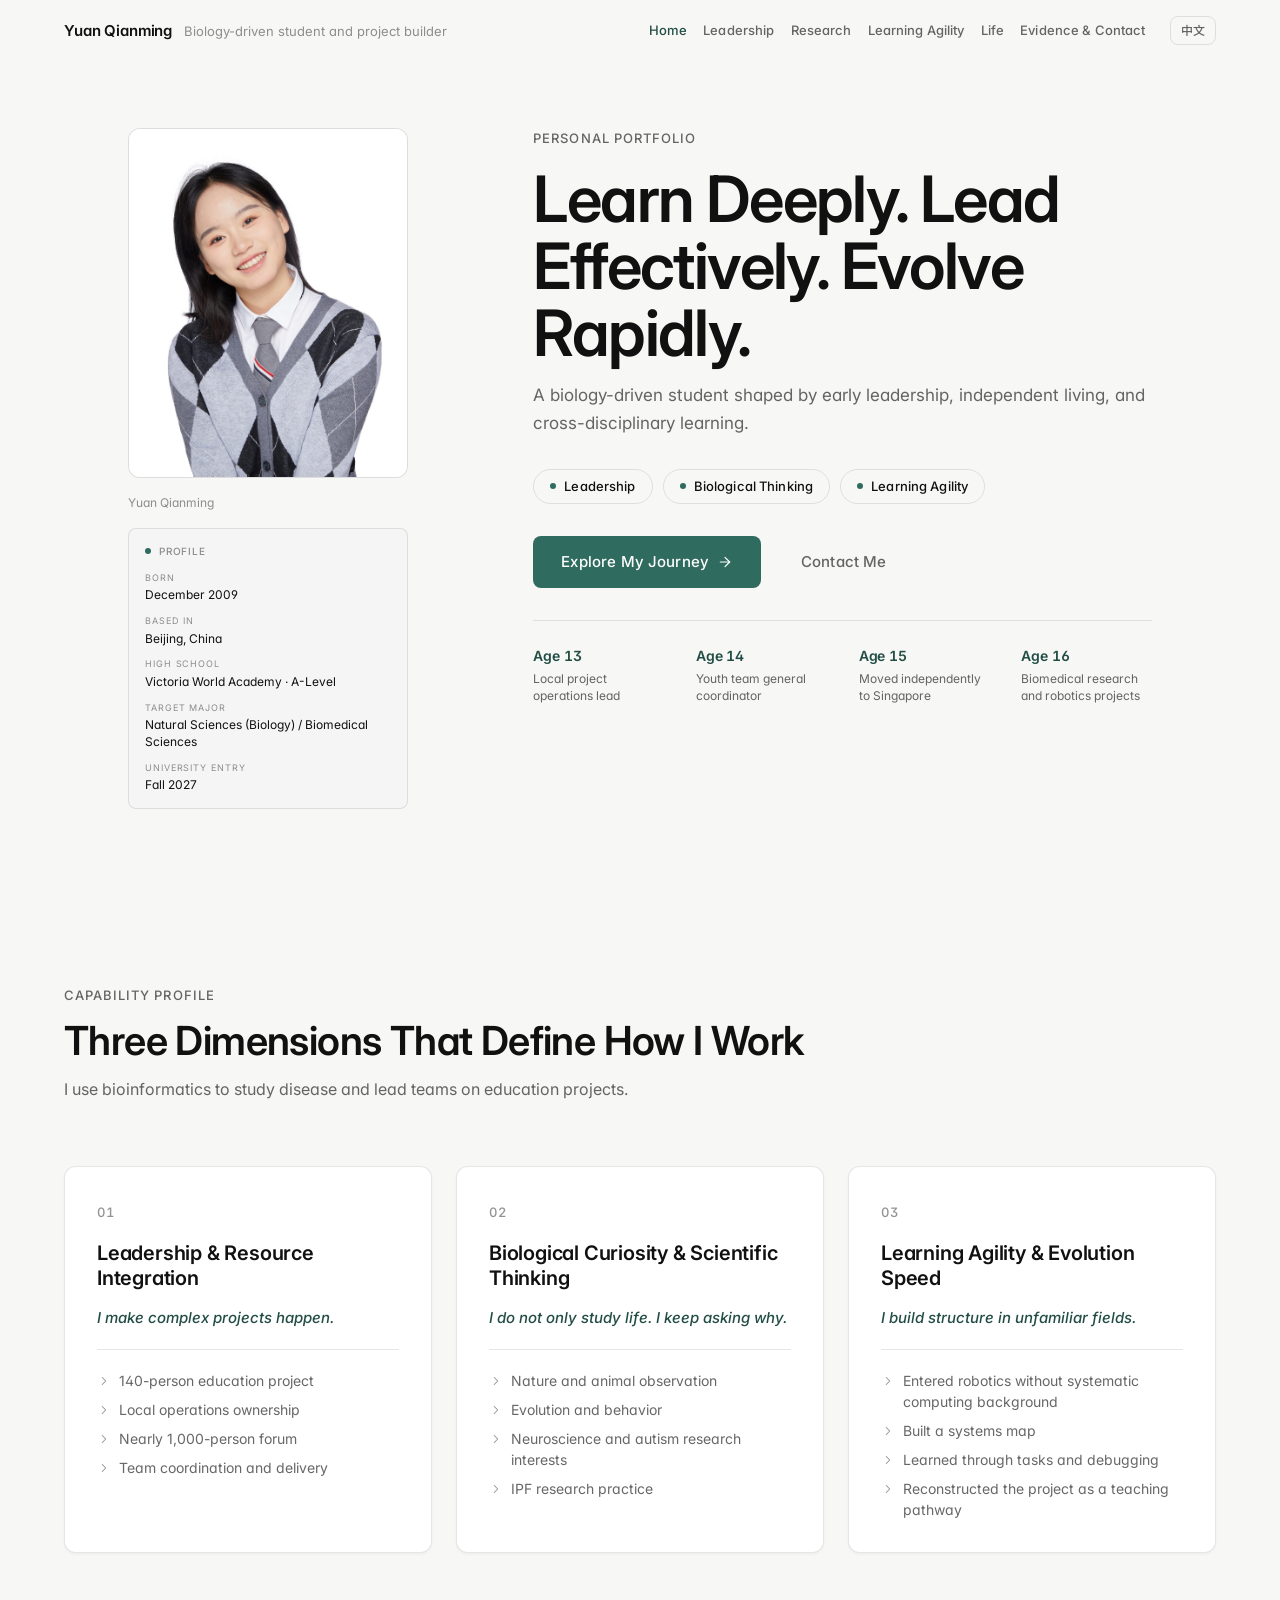
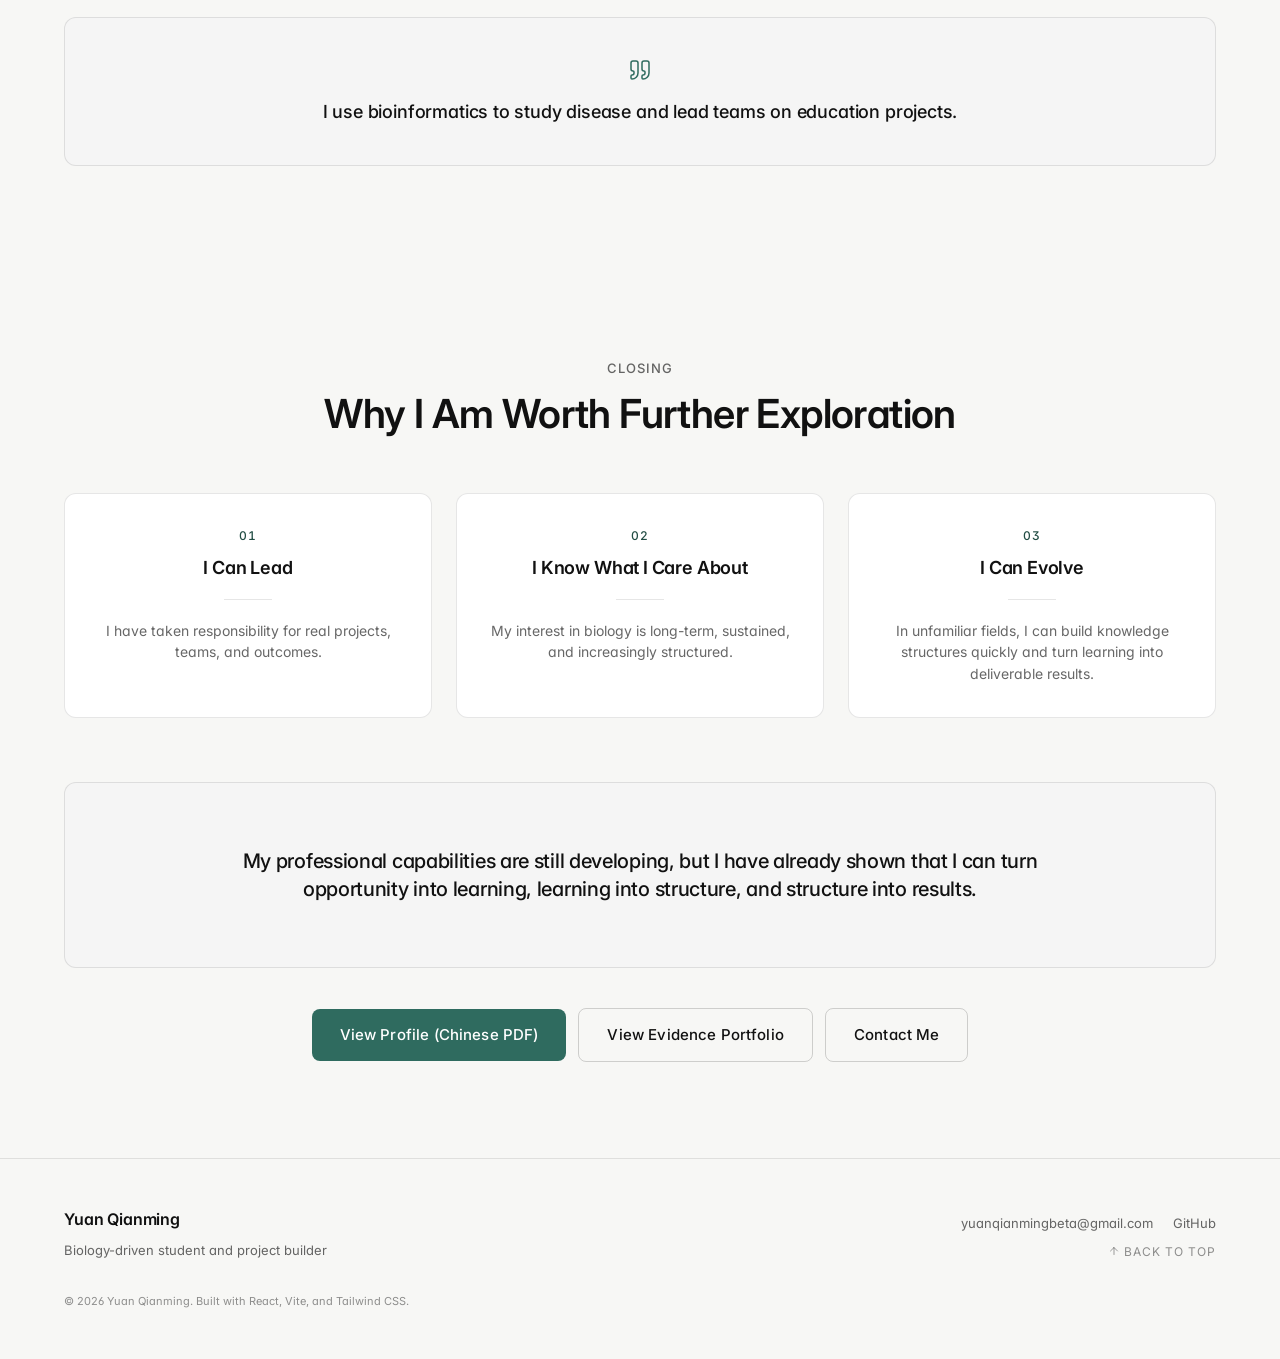
<file: index.html>
<!doctype html>
<html lang="en">
  <head>
    <meta charset="UTF-8" />
    <meta name="viewport" content="width=device-width, initial-scale=1" />
    <meta name="canvas:width" content="1440" />
    <meta name="canvas:height" content="900" />
    <meta name="canvas:aspect-ratio" content="1440:900" />
    <title>Yuan Qianming | Leadership, Biology and Learning Agility</title>
    <meta
      name="description"
      content="A personal portfolio presenting early project leadership, sustained biological curiosity, cross-disciplinary learning, and research potential."
    />
    <meta name="author" content="Yuan Qianming (袁千茗)" />
    <link rel="preconnect" href="https://fonts.googleapis.com" />
    <link rel="preconnect" href="https://fonts.gstatic.com" crossorigin />
    <link
      href="https://fonts.googleapis.com/css2?family=Inter:wght@400;500;600;700&family=Noto+Sans+SC:wght@400;500;600;700&display=swap"
      rel="stylesheet"
    />
    <script type="module" crossorigin src="/assets/index-profile-3411db8788.js"></script>
    <link rel="stylesheet" crossorigin href="/assets/index-4q1W9via.css">
    <link rel="stylesheet" href="/assets/chinese-layout-017e6dc9a4.css">
  </head>
  <body>
    <!-- React mounts inside this <main> landmark; all primary content
         (Hero, sections, footer) is rendered here at runtime. -->
    <main id="root" data-component="AppRoot" data-od-id="app-root"></main>
  </body>
</html>
</file>
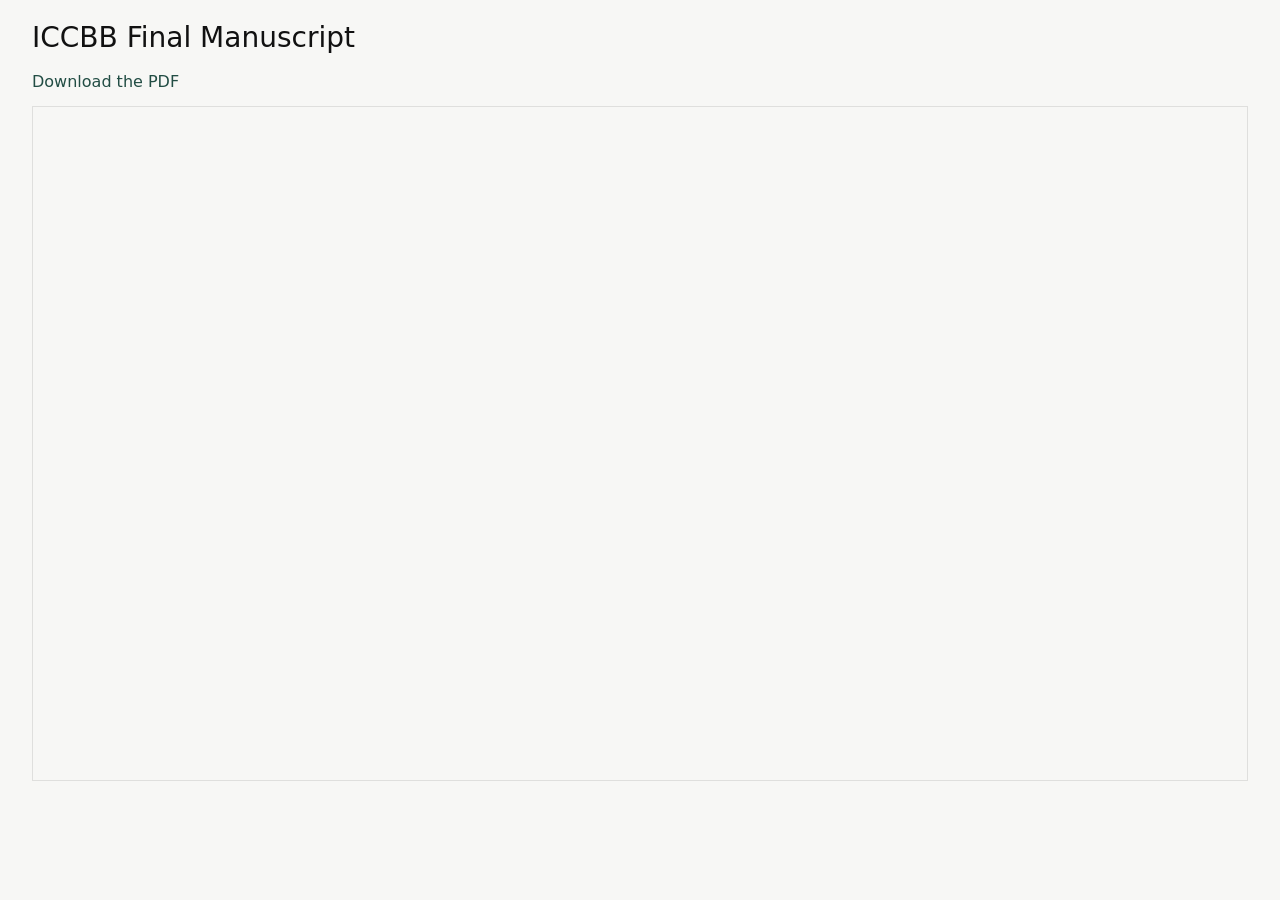
<file: documents/ipf-manuscript-iccbb-final.html>
<!doctype html>
<html lang="en">
<head>
  <meta charset="utf-8">
  <meta name="viewport" content="width=device-width, initial-scale=1">
  <title>ICCBB Paper | Yuan Qianming</title>
  <link rel="stylesheet" href="/assets/index-4q1W9via.css">
  <style>
    body { padding: 1rem; }
    main { max-width: 76rem; margin: auto; }
    h1 { margin: 0 0 .5rem; font-size: clamp(1.25rem, 3vw, 1.75rem); }
    #download { display: inline-block; margin-bottom: .75rem; color: var(--color-accent-ink); }
    #download[hidden], #preview[hidden] { display: none; }
    #preview { display: block; width: 100%; min-height: 75vh; border: 1px solid var(--color-border); }
  </style>
</head>
<body>
  <main>
    <h1 id="heading">ICCBB Final Manuscript</h1>
    <p id="status" role="status">Loading the final manuscript…</p>
    <a id="download" download="IPF-Membrane-Anchor-ICCBB-Final.pdf" hidden>Download the PDF</a>
    <iframe id="preview" title="ICCBB Final Manuscript" hidden></iframe>
  </main>
  <script type="module">
    const chinese = localStorage.getItem("lang") === "cn";
    const heading = document.querySelector("#heading");
    const status = document.querySelector("#status");
    const download = document.querySelector("#download");
    const preview = document.querySelector("#preview");
    if (chinese) {
      document.documentElement.lang = "zh-CN";
      document.title = "ICCBB 论文终稿 | 袁千茗";
      heading.textContent = "ICCBB 论文终稿";
      status.textContent = "正在加载论文终稿…";
      download.textContent = "下载 PDF";
      preview.title = "ICCBB 论文终稿";
    }
    try {
      const chunks = await Promise.all(Array.from({ length: 6 }, async (_, index) => {
        const response = await fetch(`./ipf-iccbb-final/part-${index}.txt`);
        if (!response.ok) throw new Error(`PDF part ${index}: ${response.status}`);
        return Uint8Array.from(atob(await response.text()), character => character.charCodeAt(0));
      }));
      const pdf = new Blob(chunks, { type: "application/pdf" });
      if (pdf.size !== 7452562) throw new Error("Unexpected PDF size");
      const url = URL.createObjectURL(pdf);
      download.href = url;
      preview.src = url;
      download.hidden = false;
      preview.hidden = false;
      status.textContent = "";
    } catch {
      status.textContent = chinese ? "论文加载失败，请刷新页面重试。" : "The manuscript could not load. Please refresh the page to retry.";
    }
  </script>
</body>
</html>
</file>
<file: assets/index-4q1W9via.css>
*,:before,:after{--tw-border-spacing-x: 0;--tw-border-spacing-y: 0;--tw-translate-x: 0;--tw-translate-y: 0;--tw-rotate: 0;--tw-skew-x: 0;--tw-skew-y: 0;--tw-scale-x: 1;--tw-scale-y: 1;--tw-pan-x: ;--tw-pan-y: ;--tw-pinch-zoom: ;--tw-scroll-snap-strictness: proximity;--tw-gradient-from-position: ;--tw-gradient-via-position: ;--tw-gradient-to-position: ;--tw-ordinal: ;--tw-slashed-zero: ;--tw-numeric-figure: ;--tw-numeric-spacing: ;--tw-numeric-fraction: ;--tw-ring-inset: ;--tw-ring-offset-width: 0px;--tw-ring-offset-color: #fff;--tw-ring-color: rgb(59 130 246 / .5);--tw-ring-offset-shadow: 0 0 #0000;--tw-ring-shadow: 0 0 #0000;--tw-shadow: 0 0 #0000;--tw-shadow-colored: 0 0 #0000;--tw-blur: ;--tw-brightness: ;--tw-contrast: ;--tw-grayscale: ;--tw-hue-rotate: ;--tw-invert: ;--tw-saturate: ;--tw-sepia: ;--tw-drop-shadow: ;--tw-backdrop-blur: ;--tw-backdrop-brightness: ;--tw-backdrop-contrast: ;--tw-backdrop-grayscale: ;--tw-backdrop-hue-rotate: ;--tw-backdrop-invert: ;--tw-backdrop-opacity: ;--tw-backdrop-saturate: ;--tw-backdrop-sepia: ;--tw-contain-size: ;--tw-contain-layout: ;--tw-contain-paint: ;--tw-contain-style: }::backdrop{--tw-border-spacing-x: 0;--tw-border-spacing-y: 0;--tw-translate-x: 0;--tw-translate-y: 0;--tw-rotate: 0;--tw-skew-x: 0;--tw-skew-y: 0;--tw-scale-x: 1;--tw-scale-y: 1;--tw-pan-x: ;--tw-pan-y: ;--tw-pinch-zoom: ;--tw-scroll-snap-strictness: proximity;--tw-gradient-from-position: ;--tw-gradient-via-position: ;--tw-gradient-to-position: ;--tw-ordinal: ;--tw-slashed-zero: ;--tw-numeric-figure: ;--tw-numeric-spacing: ;--tw-numeric-fraction: ;--tw-ring-inset: ;--tw-ring-offset-width: 0px;--tw-ring-offset-color: #fff;--tw-ring-color: rgb(59 130 246 / .5);--tw-ring-offset-shadow: 0 0 #0000;--tw-ring-shadow: 0 0 #0000;--tw-shadow: 0 0 #0000;--tw-shadow-colored: 0 0 #0000;--tw-blur: ;--tw-brightness: ;--tw-contrast: ;--tw-grayscale: ;--tw-hue-rotate: ;--tw-invert: ;--tw-saturate: ;--tw-sepia: ;--tw-drop-shadow: ;--tw-backdrop-blur: ;--tw-backdrop-brightness: ;--tw-backdrop-contrast: ;--tw-backdrop-grayscale: ;--tw-backdrop-hue-rotate: ;--tw-backdrop-invert: ;--tw-backdrop-opacity: ;--tw-backdrop-saturate: ;--tw-backdrop-sepia: ;--tw-contain-size: ;--tw-contain-layout: ;--tw-contain-paint: ;--tw-contain-style: }*,:before,:after{box-sizing:border-box;border-width:0;border-style:solid;border-color:#e5e7eb}:before,:after{--tw-content: ""}html,:host{line-height:1.5;-webkit-text-size-adjust:100%;-moz-tab-size:4;-o-tab-size:4;tab-size:4;font-family:Inter,Noto Sans SC,-apple-system,BlinkMacSystemFont,Segoe UI,system-ui,sans-serif;font-feature-settings:normal;font-variation-settings:normal;-webkit-tap-highlight-color:transparent}body{margin:0;line-height:inherit}hr{height:0;color:inherit;border-top-width:1px}abbr:where([title]){-webkit-text-decoration:underline dotted;text-decoration:underline dotted}h1,h2,h3,h4,h5,h6{font-size:inherit;font-weight:inherit}a{color:inherit;text-decoration:inherit}b,strong{font-weight:bolder}code,kbd,samp,pre{font-family:ui-monospace,SFMono-Regular,Menlo,Monaco,Consolas,Liberation Mono,Courier New,monospace;font-feature-settings:normal;font-variation-settings:normal;font-size:1em}small{font-size:80%}sub,sup{font-size:75%;line-height:0;position:relative;vertical-align:baseline}sub{bottom:-.25em}sup{top:-.5em}table{text-indent:0;border-color:inherit;border-collapse:collapse}button,input,optgroup,select,textarea{font-family:inherit;font-feature-settings:inherit;font-variation-settings:inherit;font-size:100%;font-weight:inherit;line-height:inherit;letter-spacing:inherit;color:inherit;margin:0;padding:0}button,select{text-transform:none}button,input:where([type=button]),input:where([type=reset]),input:where([type=submit]){-webkit-appearance:button;background-color:transparent;background-image:none}:-moz-focusring{outline:auto}:-moz-ui-invalid{box-shadow:none}progress{vertical-align:baseline}::-webkit-inner-spin-button,::-webkit-outer-spin-button{height:auto}[type=search]{-webkit-appearance:textfield;outline-offset:-2px}::-webkit-search-decoration{-webkit-appearance:none}::-webkit-file-upload-button{-webkit-appearance:button;font:inherit}summary{display:list-item}blockquote,dl,dd,h1,h2,h3,h4,h5,h6,hr,figure,p,pre{margin:0}fieldset{margin:0;padding:0}legend{padding:0}ol,ul,menu{list-style:none;margin:0;padding:0}dialog{padding:0}textarea{resize:vertical}input::-moz-placeholder,textarea::-moz-placeholder{opacity:1;color:#9ca3af}input::placeholder,textarea::placeholder{opacity:1;color:#9ca3af}button,[role=button]{cursor:pointer}:disabled{cursor:default}img,svg,video,canvas,audio,iframe,embed,object{display:block;vertical-align:middle}img,video{max-width:100%;height:auto}[hidden]:where(:not([hidden=until-found])){display:none}.eyebrow{font-size:13px;font-weight:500;text-transform:uppercase;color:var(--color-fg-secondary);letter-spacing:.08em}.section-title{font-weight:600;font-size:clamp(28px,3.2vw,40px);line-height:1.15;letter-spacing:-.015em;color:var(--color-fg)}.display-xl{font-weight:600;font-size:clamp(40px,6vw,64px);line-height:1.05;letter-spacing:-.025em;color:var(--color-fg)}.prose-body{max-width:65ch;font-size:16px;line-height:1.65;color:var(--color-fg-secondary)}.hairline{border:0;border-top:1px solid var(--color-border);margin:0}.section-chapter{padding-top:var(--space-section);padding-bottom:var(--space-section)}.text-accent{color:var(--color-accent-ink)}.visible{visibility:visible}.static{position:static}.fixed{position:fixed}.absolute{position:absolute}.relative{position:relative}.sticky{position:sticky}.inset-0{top:0;right:0;bottom:0;left:0}.bottom-6{bottom:1.5rem}.left-0{left:0}.left-1\/2{left:50%}.right-0{right:0}.top-0{top:0}.z-50{z-index:50}.row-span-2{grid-row:span 2 / span 2}.mx-auto{margin-left:auto;margin-right:auto}.my-0{margin-top:0;margin-bottom:0}.my-2{margin-top:.5rem;margin-bottom:.5rem}.my-3{margin-top:.75rem;margin-bottom:.75rem}.my-5{margin-top:1.25rem;margin-bottom:1.25rem}.mb-3{margin-bottom:.75rem}.mb-4{margin-bottom:1rem}.mb-6{margin-bottom:1.5rem}.mr-1{margin-right:.25rem}.mr-2{margin-right:.5rem}.mt-0\.5{margin-top:.125rem}.mt-1{margin-top:.25rem}.mt-1\.5{margin-top:.375rem}.mt-10{margin-top:2.5rem}.mt-14{margin-top:3.5rem}.mt-2{margin-top:.5rem}.mt-2\.5{margin-top:.625rem}.mt-3{margin-top:.75rem}.mt-4{margin-top:1rem}.mt-5{margin-top:1.25rem}.mt-6{margin-top:1.5rem}.mt-8{margin-top:2rem}.block{display:block}.inline{display:inline}.flex{display:flex}.inline-flex{display:inline-flex}.table{display:table}.grid{display:grid}.hidden{display:none}.aspect-\[4\/3\]{aspect-ratio:4/3}.aspect-\[4\/5\]{aspect-ratio:4/5}.aspect-square{aspect-ratio:1 / 1}.h-1{height:.25rem}.h-1\.5{height:.375rem}.h-10{height:2.5rem}.h-9{height:2.25rem}.h-auto{height:auto}.h-full{height:100%}.min-h-\[110px\]{min-height:110px}.min-h-\[70vh\]{min-height:70vh}.min-h-screen{min-height:100vh}.w-1{width:.25rem}.w-1\.5{width:.375rem}.w-10{width:2.5rem}.w-12{width:3rem}.w-9{width:2.25rem}.w-full{width:100%}.min-w-0{min-width:0px}.max-w-\[280px\]{max-width:280px}.max-w-content{max-width:1280px}.max-w-prose{max-width:65ch}.flex-1{flex:1 1 0%}.flex-none{flex:none}.shrink-0{flex-shrink:0}.-translate-x-1\/2{--tw-translate-x: -50%;transform:translate(var(--tw-translate-x),var(--tw-translate-y)) rotate(var(--tw-rotate)) skew(var(--tw-skew-x)) skewY(var(--tw-skew-y)) scaleX(var(--tw-scale-x)) scaleY(var(--tw-scale-y))}.rotate-\[-90deg\]{--tw-rotate: -90deg;transform:translate(var(--tw-translate-x),var(--tw-translate-y)) rotate(var(--tw-rotate)) skew(var(--tw-skew-x)) skewY(var(--tw-skew-y)) scaleX(var(--tw-scale-x)) scaleY(var(--tw-scale-y))}.transform{transform:translate(var(--tw-translate-x),var(--tw-translate-y)) rotate(var(--tw-rotate)) skew(var(--tw-skew-x)) skewY(var(--tw-skew-y)) scaleX(var(--tw-scale-x)) scaleY(var(--tw-scale-y))}.cursor-pointer{cursor:pointer}.grid-cols-1{grid-template-columns:repeat(1,minmax(0,1fr))}.grid-cols-2{grid-template-columns:repeat(2,minmax(0,1fr))}.grid-cols-3{grid-template-columns:repeat(3,minmax(0,1fr))}.flex-row{flex-direction:row}.flex-col{flex-direction:column}.flex-wrap{flex-wrap:wrap}.items-start{align-items:flex-start}.items-center{align-items:center}.items-baseline{align-items:baseline}.justify-center{justify-content:center}.justify-between{justify-content:space-between}.gap-0\.5{gap:.125rem}.gap-1{gap:.25rem}.gap-1\.5{gap:.375rem}.gap-10{gap:2.5rem}.gap-2{gap:.5rem}.gap-2\.5{gap:.625rem}.gap-3{gap:.75rem}.gap-4{gap:1rem}.gap-5{gap:1.25rem}.gap-6{gap:1.5rem}.gap-8{gap:2rem}.gap-x-4{-moz-column-gap:1rem;column-gap:1rem}.gap-x-5{-moz-column-gap:1.25rem;column-gap:1.25rem}.gap-x-6{-moz-column-gap:1.5rem;column-gap:1.5rem}.gap-x-8{-moz-column-gap:2rem;column-gap:2rem}.gap-y-1\.5{row-gap:.375rem}.gap-y-2{row-gap:.5rem}.gap-y-5{row-gap:1.25rem}.overflow-hidden{overflow:hidden}.overflow-x-auto{overflow-x:auto}.break-words{overflow-wrap:break-word}.rounded{border-radius:6px}.rounded-full{border-radius:9999px}.rounded-lg{border-radius:12px}.rounded-md{border-radius:8px}.border{border-width:1px}.border-0{border-width:0px}.border-b{border-bottom-width:1px}.border-l-2{border-left-width:2px}.border-t{border-top-width:1px}.border-accent{border-color:var(--color-accent)}.border-hairline{border-color:var(--color-border)}.border-hairline-strong{border-color:var(--color-border-strong)}.border-transparent{border-color:transparent}.bg-accent{background-color:var(--color-accent)}.bg-accent-soft{background-color:var(--color-accent-soft)}.bg-canvas{background-color:var(--color-bg)}.bg-ink-tertiary{background-color:var(--color-fg-tertiary)}.bg-surface{background-color:var(--color-surface)}.bg-surface-muted{background-color:var(--color-surface-muted)}.bg-transparent{background-color:transparent}.object-contain{-o-object-fit:contain;object-fit:contain}.object-cover{-o-object-fit:cover;object-fit:cover}.p-0{padding:0}.p-2{padding:.5rem}.p-3{padding:.75rem}.p-4{padding:1rem}.p-5{padding:1.25rem}.p-6{padding:1.5rem}.p-8{padding:2rem}.px-1{padding-left:.25rem;padding-right:.25rem}.px-2\.5{padding-left:.625rem;padding-right:.625rem}.px-3{padding-left:.75rem;padding-right:.75rem}.px-3\.5{padding-left:.875rem;padding-right:.875rem}.px-4{padding-left:1rem;padding-right:1rem}.px-5{padding-left:1.25rem;padding-right:1.25rem}.px-6{padding-left:1.5rem;padding-right:1.5rem}.px-7{padding-left:1.75rem;padding-right:1.75rem}.px-8{padding-left:2rem;padding-right:2rem}.py-0\.5{padding-top:.125rem;padding-bottom:.125rem}.py-1{padding-top:.25rem;padding-bottom:.25rem}.py-1\.5{padding-top:.375rem;padding-bottom:.375rem}.py-10{padding-top:2.5rem;padding-bottom:2.5rem}.py-12{padding-top:3rem;padding-bottom:3rem}.py-2{padding-top:.5rem;padding-bottom:.5rem}.py-2\.5{padding-top:.625rem;padding-bottom:.625rem}.py-3{padding-top:.75rem;padding-bottom:.75rem}.py-3\.5{padding-top:.875rem;padding-bottom:.875rem}.py-4{padding-top:1rem;padding-bottom:1rem}.py-5{padding-top:1.25rem;padding-bottom:1.25rem}.pb-1{padding-bottom:.25rem}.pb-10{padding-bottom:2.5rem}.pb-14{padding-bottom:3.5rem}.pb-2{padding-bottom:.5rem}.pl-4{padding-left:1rem}.pl-5{padding-left:1.25rem}.pt-24{padding-top:6rem}.pt-32{padding-top:8rem}.pt-4{padding-top:1rem}.text-left{text-align:left}.text-center{text-align:center}.align-top{vertical-align:top}.font-mono{font-family:ui-monospace,SFMono-Regular,Menlo,Monaco,Consolas,Liberation Mono,Courier New,monospace}.text-\[10px\]{font-size:10px}.text-\[11px\]{font-size:11px}.text-\[12px\]{font-size:12px}.text-\[13px\]{font-size:13px}.text-\[14px\]{font-size:14px}.text-\[15px\]{font-size:15px}.text-\[16px\]{font-size:16px}.text-\[17px\]{font-size:17px}.text-\[18px\]{font-size:18px}.text-\[19px\]{font-size:19px}.text-\[20px\]{font-size:20px}.text-\[9px\]{font-size:9px}.font-medium{font-weight:500}.font-normal{font-weight:400}.font-semibold{font-weight:600}.uppercase{text-transform:uppercase}.italic{font-style:italic}.not-italic{font-style:normal}.leading-\[1\.25\]{line-height:1.25}.leading-\[1\.2\]{line-height:1.2}.leading-\[1\.35\]{line-height:1.35}.leading-\[1\.3\]{line-height:1.3}.leading-\[1\.45\]{line-height:1.45}.leading-\[1\.4\]{line-height:1.4}.leading-\[1\.55\]{line-height:1.55}.leading-\[1\.5\]{line-height:1.5}.leading-\[1\.65\]{line-height:1.65}.leading-\[1\.6\]{line-height:1.6}.tracking-\[-0\.005em\]{letter-spacing:-.005em}.tracking-\[-0\.015em\]{letter-spacing:-.015em}.tracking-\[-0\.01em\]{letter-spacing:-.01em}.tracking-\[0\.01em\]{letter-spacing:.01em}.tracking-\[0\.02em\]{letter-spacing:.02em}.tracking-\[0\.06em\]{letter-spacing:.06em}.tracking-\[0\.08em\]{letter-spacing:.08em}.tracking-\[0\.1em\]{letter-spacing:.1em}.tracking-wider{letter-spacing:.05em}.text-accent{color:var(--color-accent)}.text-accent-ink{color:var(--color-accent-ink)}.text-ink{color:var(--color-fg)}.text-ink-secondary{color:var(--color-fg-secondary)}.text-ink-tertiary{color:var(--color-fg-tertiary)}.text-white{--tw-text-opacity: 1;color:rgb(255 255 255 / var(--tw-text-opacity, 1))}.no-underline{text-decoration-line:none}.antialiased{-webkit-font-smoothing:antialiased;-moz-osx-font-smoothing:grayscale}.accent-ink{accent-color:var(--color-fg)}.shadow-\[0_1px_3px_rgba\(17\,17\,17\,0\.05\)\]{--tw-shadow: 0 1px 3px rgba(17,17,17,.05);--tw-shadow-colored: 0 1px 3px var(--tw-shadow-color);box-shadow:var(--tw-ring-offset-shadow, 0 0 #0000),var(--tw-ring-shadow, 0 0 #0000),var(--tw-shadow)}.shadow-lg{--tw-shadow: 0 10px 15px -3px rgb(0 0 0 / .1), 0 4px 6px -4px rgb(0 0 0 / .1);--tw-shadow-colored: 0 10px 15px -3px var(--tw-shadow-color), 0 4px 6px -4px var(--tw-shadow-color);box-shadow:var(--tw-ring-offset-shadow, 0 0 #0000),var(--tw-ring-shadow, 0 0 #0000),var(--tw-shadow)}.filter{filter:var(--tw-blur) var(--tw-brightness) var(--tw-contrast) var(--tw-grayscale) var(--tw-hue-rotate) var(--tw-invert) var(--tw-saturate) var(--tw-sepia) var(--tw-drop-shadow)}.backdrop-blur-md{--tw-backdrop-blur: blur(12px);-webkit-backdrop-filter:var(--tw-backdrop-blur) var(--tw-backdrop-brightness) var(--tw-backdrop-contrast) var(--tw-backdrop-grayscale) var(--tw-backdrop-hue-rotate) var(--tw-backdrop-invert) var(--tw-backdrop-opacity) var(--tw-backdrop-saturate) var(--tw-backdrop-sepia);backdrop-filter:var(--tw-backdrop-blur) var(--tw-backdrop-brightness) var(--tw-backdrop-contrast) var(--tw-backdrop-grayscale) var(--tw-backdrop-hue-rotate) var(--tw-backdrop-invert) var(--tw-backdrop-opacity) var(--tw-backdrop-saturate) var(--tw-backdrop-sepia)}.transition{transition-property:color,background-color,border-color,text-decoration-color,fill,stroke,opacity,box-shadow,transform,filter,backdrop-filter;transition-timing-function:cubic-bezier(.4,0,.2,1);transition-duration:.15s}.transition-\[transform\]{transition-property:transform;transition-timing-function:cubic-bezier(.4,0,.2,1);transition-duration:.15s}.transition-all{transition-property:all;transition-timing-function:cubic-bezier(.4,0,.2,1);transition-duration:.15s}.transition-colors{transition-property:color,background-color,border-color,text-decoration-color,fill,stroke;transition-timing-function:cubic-bezier(.4,0,.2,1);transition-duration:.15s}.duration-\[400ms\]{transition-duration:.4s}.duration-motion{transition-duration:.3s}.ease-editorial{transition-timing-function:cubic-bezier(.22,1,.36,1)}:root{--seed-bg: #f7f7f5;--seed-fg: #111111;--seed-primary: #2f6b5f;--seed-accent: #2f6b5f;--seed-surface: #ffffff;--seed-radius: 8px;--seed-color-scheme: light;--color-bg: var(--seed-bg);--color-surface: var(--seed-surface);--color-surface-muted: color-mix(in srgb, var(--seed-surface) 96%, var(--seed-fg) 4%);--color-fg: var(--seed-fg);--color-fg-secondary: color-mix(in srgb, var(--seed-fg) 64%, transparent);--color-fg-tertiary: color-mix(in srgb, var(--seed-fg) 46%, transparent);--color-border: color-mix(in srgb, var(--seed-fg) 10%, transparent);--color-border-strong: color-mix(in srgb, var(--seed-fg) 18%, transparent);--color-accent: var(--seed-accent);--color-accent-soft: color-mix(in srgb, var(--seed-accent) 14%, var(--seed-surface));--color-accent-ink: color-mix(in srgb, var(--seed-accent) 72%, black);--color-accent-contrast: #ffffff;--color-focus-ring: color-mix(in srgb, var(--seed-accent) 55%, transparent);--radius-control: 6px;--radius-card: var(--seed-radius);--radius-section: 16px;--space-section: 96px;--space-section-sm: 64px;--space-chapter: 128px;--space-card: 24px;--shadow-raised: 0 1px 2px rgba(17, 17, 17, .04), 0 1px 1px rgba(17, 17, 17, .03);--shadow-card: 0 1px 3px rgba(17, 17, 17, .05)}[data-appearance=dark]{--seed-bg: #0f0f0f;--seed-fg: #f0f0f0;--seed-surface: #181818;--seed-accent: #4e9488;--seed-color-scheme: dark;color-scheme:dark}*{box-sizing:border-box}html{scroll-behavior:smooth;scroll-padding-top:96px;-webkit-text-size-adjust:100%}body{margin:0;background-color:var(--color-bg);color:var(--color-fg);color-scheme:var(--seed-color-scheme);font-family:Inter,Noto Sans SC,-apple-system,BlinkMacSystemFont,Segoe UI,system-ui,sans-serif;font-size:16px;line-height:1.6;font-feature-settings:"cv11","ss01";-webkit-font-smoothing:antialiased;-moz-osx-font-smoothing:grayscale;text-rendering:optimizeLegibility}::-moz-selection{background-color:color-mix(in srgb,var(--seed-accent) 22%,transparent);color:var(--color-fg)}::selection{background-color:color-mix(in srgb,var(--seed-accent) 22%,transparent);color:var(--color-fg)}:focus-visible{outline:2px solid var(--color-focus-ring);outline-offset:2px;border-radius:4px}.tnum{font-variant-numeric:tabular-nums}@media (prefers-reduced-motion: reduce){html{scroll-behavior:auto}*,*:before,*:after{animation-duration:.01ms!important;animation-iteration-count:1!important;transition-duration:.01ms!important;scroll-behavior:auto!important}}@media (max-width: 767px){:root{--space-section: 56px;--space-section-sm: 40px;--space-chapter: 72px}}[data-lang=en] .lang-cn,[data-lang=cn] .lang-en{display:none!important}.hover\:text-accent:hover{color:var(--color-accent-ink)}.group:hover .group-hover\:text-accent{color:var(--color-accent-ink)}.hover\:border-ink:hover{border-color:var(--color-fg)}.hover\:bg-accent-ink:hover{background-color:var(--color-accent-ink)}.hover\:bg-surface-muted:hover{background-color:var(--color-surface-muted)}.hover\:text-accent:hover{color:var(--color-accent)}.hover\:text-ink:hover{color:var(--color-fg)}.group:hover .group-hover\:translate-x-0\.5{--tw-translate-x: .125rem;transform:translate(var(--tw-translate-x),var(--tw-translate-y)) rotate(var(--tw-rotate)) skew(var(--tw-skew-x)) skewY(var(--tw-skew-y)) scaleX(var(--tw-scale-x)) scaleY(var(--tw-scale-y))}.group:hover .group-hover\:scale-\[1\.02\]{--tw-scale-x: 1.02;--tw-scale-y: 1.02;transform:translate(var(--tw-translate-x),var(--tw-translate-y)) rotate(var(--tw-rotate)) skew(var(--tw-skew-x)) skewY(var(--tw-skew-y)) scaleX(var(--tw-scale-x)) scaleY(var(--tw-scale-y))}.group:hover .group-hover\:text-accent{color:var(--color-accent)}@media (min-width: 640px){.sm\:inline{display:inline}.sm\:grid-cols-2{grid-template-columns:repeat(2,minmax(0,1fr))}.sm\:grid-cols-3{grid-template-columns:repeat(3,minmax(0,1fr))}}@media (min-width: 768px){.md\:my-5{margin-top:1.25rem;margin-bottom:1.25rem}.md\:mt-12{margin-top:3rem}.md\:mt-16{margin-top:4rem}.md\:block{display:block}.md\:flex{display:flex}.md\:hidden{display:none}.md\:min-h-\[88vh\]{min-height:88vh}.md\:flex-1{flex:1 1 0%}.md\:grid-cols-2{grid-template-columns:repeat(2,minmax(0,1fr))}.md\:grid-cols-3{grid-template-columns:repeat(3,minmax(0,1fr))}.md\:grid-cols-4{grid-template-columns:repeat(4,minmax(0,1fr))}.md\:grid-cols-\[120px_1fr\]{grid-template-columns:120px 1fr}.md\:grid-cols-\[1fr_1\.4fr\]{grid-template-columns:1fr 1.4fr}.md\:grid-cols-\[1fr_2fr\]{grid-template-columns:1fr 2fr}.md\:grid-cols-\[2fr_1fr\]{grid-template-columns:2fr 1fr}.md\:flex-row{flex-direction:row}.md\:flex-col{flex-direction:column}.md\:items-end{align-items:flex-end}.md\:items-center{align-items:center}.md\:items-stretch{align-items:stretch}.md\:justify-center{justify-content:center}.md\:justify-between{justify-content:space-between}.md\:gap-0{gap:0px}.md\:gap-12{gap:3rem}.md\:gap-16{gap:4rem}.md\:gap-2{gap:.5rem}.md\:gap-6{gap:1.5rem}.md\:p-8{padding:2rem}.md\:px-1\.5{padding-left:.375rem;padding-right:.375rem}.md\:px-10{padding-left:2.5rem;padding-right:2.5rem}.md\:px-12{padding-left:3rem;padding-right:3rem}.md\:px-16{padding-left:4rem;padding-right:4rem}.md\:px-3{padding-left:.75rem;padding-right:.75rem}.md\:py-16{padding-top:4rem;padding-bottom:4rem}.md\:pb-12{padding-bottom:3rem}.md\:pb-20{padding-bottom:5rem}.md\:pt-32{padding-top:8rem}.md\:pt-40{padding-top:10rem}.md\:text-\[14px\]{font-size:14px}.md\:text-\[20px\]{font-size:20px}}@media (min-width: 1024px){.lg\:grid-cols-3{grid-template-columns:repeat(3,minmax(0,1fr))}.lg\:grid-cols-4{grid-template-columns:repeat(4,minmax(0,1fr))}.lg\:gap-24{gap:6rem}.lg\:px-16{padding-left:4rem;padding-right:4rem}}
</file>
<file: assets/chinese-layout-017e6dc9a4.css>
[data-lang="cn"] {
  line-break: strict;
}

[data-lang="cn"] :is(.display-xl, .section-title) {
  line-height: 1.26;
  letter-spacing: normal;
  text-wrap: balance;
}

[data-lang="cn"] .eyebrow {
  letter-spacing: 0.02em;
}

[data-lang="cn"] .prose-body {
  max-inline-size: min(100%, 36em);
  line-height: 1.8;
  text-wrap: pretty;
}

[data-lang="cn"] [data-component="Card"] {
  min-inline-size: 0;
  overflow-wrap: anywhere;
}

[data-lang="cn"] [data-component="SectionHeading"] p {
  margin-block-start: 0.15em;
}

@media (max-width: 767px) {
  [data-lang="cn"] .display-xl {
    font-size: clamp(2rem, 8.5vw, 2.5rem);
  }

  [data-lang="cn"] .section-title {
    font-size: clamp(1.5rem, 6.3vw, 1.75rem);
  }
}
</file>
